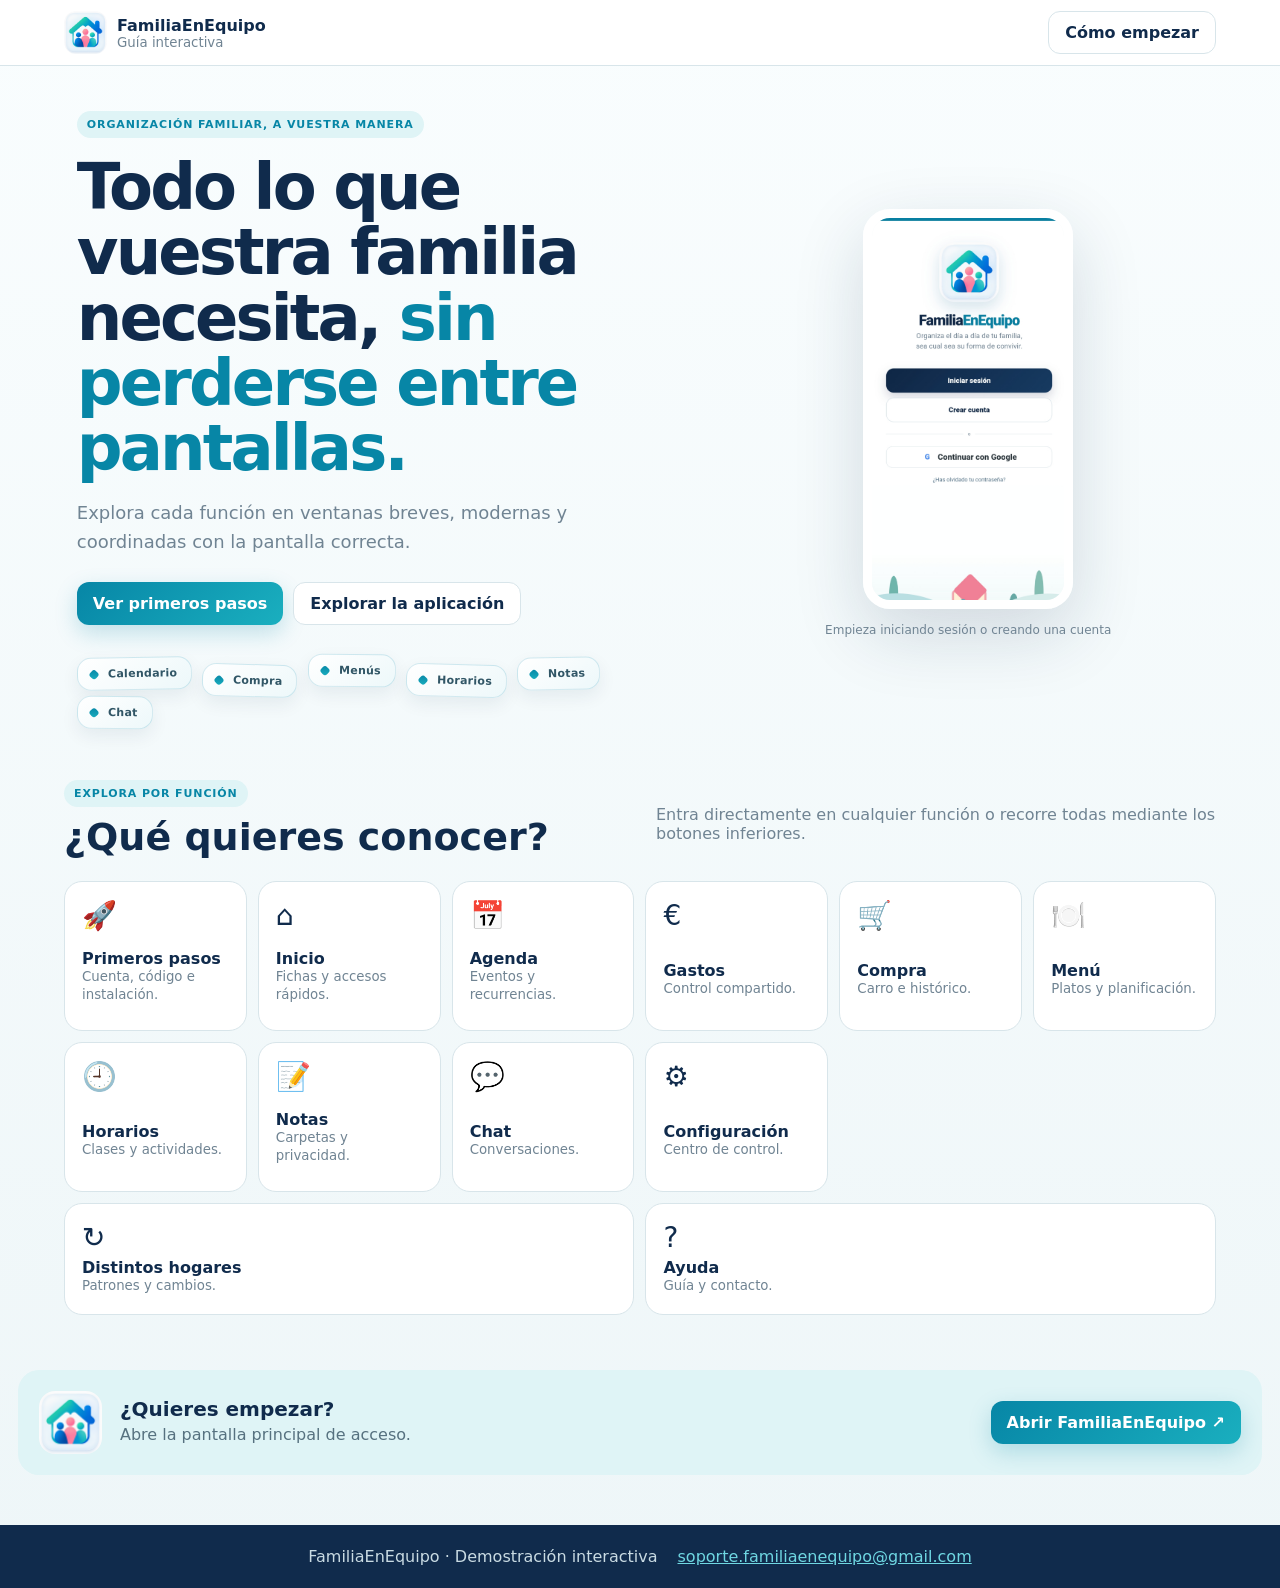
<file: web/index.html>
<!doctype html><html lang="es"><head><meta charset="utf-8"><meta name="viewport" content="width=device-width,initial-scale=1,maximum-scale=1,viewport-fit=cover"><title>FamiliaEnEquipo · Guía interactiva</title><link rel="stylesheet" href="styles.css?v=3.6"></head><body>
<header><div class="brand"><img src="images/icon-512.png"><span><b>FamiliaEnEquipo</b><small>Guía interactiva</small></span></div><button class="outline" data-open="start">Cómo empezar</button></header>
<main><section class="hero"><div><span class="tag">Organización familiar, a vuestra manera</span><h1>Todo lo que vuestra familia necesita, <em>sin perderse entre pantallas.</em></h1><p>Explora cada función en ventanas breves, modernas y coordinadas con la pantalla correcta.</p><div class="actions"><button class="primary" data-open="start">Ver primeros pasos</button><button class="outline" data-open="inicio">Explorar la aplicación</button></div><div class="pills"><span>Calendario</span><span>Compra</span><span>Menús</span><span>Horarios</span><span>Notas</span><span>Chat</span></div></div><figure><img src="images/AISelect_20261105_124307_Chrome.jpg"><figcaption>Empieza iniciando sesión o creando una cuenta</figcaption></figure></section>
<section class="launcher"><div class="intro"><div><span class="tag">Explora por función</span><h2>¿Qué quieres conocer?</h2></div><p>Entra directamente en cualquier función o recorre todas mediante los botones inferiores.</p></div><div class="grid" id="grid"></div></section>
<section class="cta"><img src="images/icon-512.png"><div><b>¿Quieres empezar?</b><p>Abre la pantalla principal de acceso.</p></div><a class="primary" href="https://oscarsnchez-blip.github.io/FamiliaEnEquipo/" target="_blank" rel="noopener">Abrir FamiliaEnEquipo ↗</a></section></main>
<footer><span>FamiliaEnEquipo · Demostración interactiva</span><a href="mailto:soporte.familiaenequipo@gmail.com">soporte.familiaenequipo@gmail.com</a></footer>
<div class="modal" id="modal" hidden><div class="backdrop" data-close></div><section class="panel"><div class="panelHead"><button class="back" data-close>← <span>Inicio</span></button><span id="mIcon"></span><div><small id="mKicker"></small><h2 id="mTitle"></h2></div><button class="x" data-close>×</button></div><div class="panelBody"><nav id="tabs"></nav><div class="content"><div class="copy"><p id="lead"></p><div id="details"></div><div class="moduleNav">
<button class="moduleSide previous" id="prevModule" aria-label="Función anterior"><span class="moduleChevron">‹</span><span class="moduleNavText"><small>Anterior</small><b id="prevModuleName"></b></span></button>
<span class="modulePosition" id="modulePosition"></span>
<button class="moduleSide next" id="nextModule" aria-label="Siguiente función"><span class="moduleNavText"><small>Siguiente</small><b id="nextModuleName"></b></span><span class="moduleChevron">›</span></button>
</div></div><figure><img id="screen"><button id="expand">↗ Ampliar</button></figure></div></div></section></div>
<div class="lightbox" id="lightbox" hidden><button>×</button><img></div><script src="app.js?v=3.6"></script></body></html>
</file>
<file: web/styles.css>
:root{--ink:#102b4c;--muted:#708493;--p:#0786a6;--p2:#1aafbf;--soft:#edf6f8;--line:#d8e5ea;--shadow:0 24px 70px #102b4c29}*{box-sizing:border-box}body{margin:0;font-family:Inter,system-ui,-apple-system,"Segoe UI",sans-serif;color:var(--ink);background:linear-gradient(#f9fdfe,#eef6f8)}button,a{font:inherit}button{cursor:pointer}body>header{position:sticky;top:0;z-index:30;display:flex;align-items:center;padding:11px clamp(16px,5vw,70px);background:#ffffffed;backdrop-filter:blur(16px);border-bottom:1px solid var(--line)}.brand{display:flex;align-items:center;gap:10px;margin-right:auto}.brand img{width:43px;border-radius:12px}.brand span{display:grid}.brand small{color:var(--muted)}.primary,.outline{display:inline-flex;align-items:center;justify-content:center;min-height:43px;padding:9px 16px;border-radius:12px;font-weight:850;text-decoration:none}.primary{border:0;color:#fff;background:linear-gradient(135deg,var(--p),var(--p2));box-shadow:0 8px 22px #0786a639}.outline{border:1px solid var(--line);color:var(--ink);background:#fff}.hero{min-height:510px;display:grid;grid-template-columns:minmax(0,1fr) minmax(320px,470px);align-items:center;gap:55px;padding:45px clamp(22px,6vw,90px) 25px}.tag{display:inline-flex;padding:7px 10px;border-radius:99px;background:#dff4f6;color:var(--p);font-size:11px;font-weight:900;text-transform:uppercase;letter-spacing:.08em}.hero h1{max-width:760px;margin:17px 0;font-size:clamp(42px,5vw,68px);line-height:1.02;letter-spacing:-.045em}.hero em{font-style:normal;color:var(--p)}.hero p{max-width:680px;color:var(--muted);font-size:18px;line-height:1.6}.actions{display:flex;gap:10px;margin:25px 0}.pills{display:flex;flex-wrap:nowrap;gap:7px;overflow-x:auto;scrollbar-width:none}.pills span{flex:0 0 auto;padding:7px 10px;border:1px solid var(--line);border-radius:99px;background:#fff;color:#56717f;font-size:12px;font-weight:750}.hero figure{margin:0;text-align:center}.hero figure img{max-width:100%;max-height:400px;border:9px solid #fff;border-radius:27px;box-shadow:var(--shadow)}figcaption{margin-top:10px;color:var(--muted);font-size:12px}.launcher{padding:20px clamp(18px,5vw,70px) 55px}.intro{display:flex;align-items:end;gap:40px;margin-bottom:22px}.intro>div{margin-right:auto}.intro h2{margin:8px 0 0;font-size:38px}.intro p{max-width:560px;color:var(--muted)}.grid{display:grid;grid-template-columns:repeat(6,1fr);gap:11px}.card{display:grid;min-height:150px;padding:17px;border:1px solid var(--line);border-radius:18px;background:#fff;color:var(--ink);text-align:left;transition:.2s}.card:hover{transform:translateY(-5px);border-color:#9dd9e1;box-shadow:0 15px 36px #102b4c18}.card i{font-style:normal;font-size:28px}.card b{align-self:end}.card small{color:var(--muted);line-height:1.35}.card.wide{grid-column:span 3;min-height:112px}.cta{display:flex;align-items:center;gap:18px;margin:0 clamp(18px,5vw,70px) 50px;padding:21px;border-radius:21px;background:#dff4f6}.cta img{width:63px;border-radius:16px}.cta div{margin-right:auto}.cta b{font-size:20px}.cta p{margin:4px 0;color:#56717f}footer{display:flex;gap:20px;padding:22px clamp(18px,5vw,70px);background:var(--ink);color:#c9dbe3}footer span{margin-right:auto}footer a{color:#6fd7e2}.modal{position:fixed;inset:0;z-index:100}.modal[hidden],.lightbox[hidden]{display:none}.backdrop{position:absolute;inset:0;background:#081927bb;backdrop-filter:blur(8px)}.panel{position:absolute;inset:4vh 4vw;display:grid;grid-template-rows:auto 1fr;overflow:hidden;border-radius:27px;background:#f7fbfc;box-shadow:0 30px 90px #0005}.panelHead{display:flex;align-items:center;gap:11px;padding:15px 20px;background:#fff;border-bottom:1px solid var(--line)}.panelHead>span{display:grid;width:44px;height:44px;place-items:center;border-radius:13px;background:#dff4f6;font-size:24px}.panelHead>div{margin-right:auto}.panelHead small{color:var(--p);font-weight:900;text-transform:uppercase}.panelHead h2{margin:1px 0 0}.back{padding:8px 10px;border:1px solid var(--line);border-radius:10px;background:var(--soft);font-weight:850}.x{border:0;background:none;font-size:34px}.panelBody{display:grid;grid-template-columns:210px 1fr;min-height:0}.panelBody>nav{display:grid;align-content:start;gap:6px;padding:17px;background:#eaf3f6;border-right:1px solid var(--line);overflow:auto}.panelBody>nav button{padding:12px;border:0;border-radius:11px;background:transparent;color:#607986;font-weight:800;text-align:left}.panelBody>nav button.active{background:#fff;color:var(--p);box-shadow:0 8px 22px #102b4c14}.content{display:grid;grid-template-columns:minmax(290px,.85fr) minmax(340px,1.15fr);gap:25px;padding:27px;overflow:auto}.copy{align-self:center}.copy>p{color:var(--muted);font-size:18px;line-height:1.55}.detail{display:grid;grid-template-columns:31px 1fr;gap:10px;margin:10px 0;padding:12px;border:1px solid var(--line);border-radius:13px;background:#fff}.detail span{display:grid;width:29px;height:29px;place-items:center;border-radius:9px;background:#dff4f6;color:var(--p);font-weight:900}.moduleNav{display:grid;grid-template-columns:1fr auto 1fr;align-items:center;gap:8px;margin-top:22px;padding-top:16px;border-top:1px solid var(--line)}.moduleNav #nextModule{justify-self:end}.moduleNav>span{color:var(--muted);font-size:12px;font-weight:800}.content figure{position:relative;display:grid;place-items:center;margin:0;padding:18px;border-radius:22px;background:linear-gradient(145deg,#e8f4f6,#fff)}.content figure img{max-width:100%;max-height:70vh;border:7px solid #fff;border-radius:21px;box-shadow:0 18px 48px #102b4c22;object-fit:contain}.content figure button{position:absolute;right:14px;bottom:14px;padding:8px 10px;border:0;border-radius:10px;background:var(--ink);color:#fff;font-weight:800}.lightbox{position:fixed;inset:0;z-index:150;display:grid;place-items:center;padding:25px;background:#05121dea}.lightbox button{position:absolute;right:22px;top:12px;border:0;background:none;color:#fff;font-size:40px}.lightbox img{max-width:96vw;max-height:94vh;border-radius:18px}@media(max-width:1100px){.grid{grid-template-columns:repeat(4,1fr)}.card.wide{grid-column:span 2}}@media(max-width:820px){.hero{grid-template-columns:1fr;text-align:center}.actions{justify-content:center}.intro{display:block}.grid{grid-template-columns:repeat(3,1fr)}.panel{inset:2vh 2vw}.panelBody{grid-template-columns:1fr}.panelBody>nav{display:flex;border-right:0;border-bottom:1px solid var(--line)}.panelBody>nav button{min-width:max-content}.content{grid-template-columns:1fr 1fr}.cta{flex-wrap:wrap}}@media(max-width:600px){body>header .outline{display:none}.hero{padding:35px 15px 20px}.hero h1{font-size:40px}.hero p{font-size:16px}.actions{display:grid}.launcher{padding:20px 13px 42px}.grid{grid-template-columns:1fr 1fr}.card,.card.wide{grid-column:auto;min-height:140px}.card.wide:last-child{grid-column:span 2}.panel{inset:0;border-radius:0}.panelHead{padding:10px}.back span{display:none}.panelBody>nav{padding:8px}.content{grid-template-columns:1fr;padding:14px}.copy{order:2}.content figure{order:1;min-height:260px}.content figure img{max-height:42vh}.moduleNav{grid-template-columns:1fr 1fr}.moduleNav>span{display:none}.moduleNav button{font-size:12px}.cta{margin:0 13px 35px}.cta .primary{width:100%}footer{display:grid;padding:18px 15px}}

/* v2.4: modal compacto conservando la jerarquía visual original */
.panel{inset:2.5vh 3vw!important;grid-template-rows:auto 1fr!important}
.panelHead{padding:11px 18px!important;gap:11px!important}
.panelHead>span{width:41px!important;height:41px!important;font-size:23px!important}
.panelHead small{font-size:11px!important;letter-spacing:.08em!important}
.panelHead h2{margin:1px 0 0!important;font-size:clamp(23px,3vw,34px)!important;line-height:1.08!important;letter-spacing:-.02em!important}
.back{min-width:84px!important;padding:8px 11px!important;border-radius:11px!important}
.x{font-size:32px!important}
.panelBody{grid-template-columns:190px minmax(0,1fr)!important}
.panelBody>nav{padding:12px!important;gap:5px!important}
.panelBody>nav button{padding:10px 11px!important}
.content{grid-template-columns:minmax(285px,.88fr) minmax(340px,1.12fr)!important;gap:20px!important;padding:17px 20px 92px!important}
.copy>p{margin:0 0 13px!important;font-size:17px!important;line-height:1.48!important}
.detail{grid-template-columns:30px minmax(0,1fr)!important;gap:9px!important;margin:8px 0!important;padding:10px!important}
.detail span{width:28px!important;height:28px!important}
.detail b{font-size:14px!important;line-height:1.35!important}
.content figure{padding:12px!important;border-radius:20px!important}
.content figure img{max-height:59vh!important;border-width:6px!important;border-radius:20px!important}
.moduleNav{position:absolute!important;left:190px!important;right:0!important;bottom:0!important;z-index:8!important;display:grid!important;grid-template-columns:minmax(0,1fr) auto minmax(0,1fr)!important;align-items:center!important;gap:12px!important;margin:0!important;padding:10px 20px!important;border-top:1px solid var(--line)!important;background:rgba(255,255,255,.97)!important;backdrop-filter:blur(12px)!important}
.moduleSide{display:flex!important;align-items:center!important;gap:10px!important;width:min(100%,270px)!important;min-height:58px!important;padding:8px 13px!important;border:1px solid var(--line)!important;border-radius:18px!important;background:#fff!important;color:var(--ink)!important;box-shadow:0 8px 22px rgba(16,43,76,.08)!important}
.moduleSide.previous{justify-self:start!important;text-align:left!important}
.moduleSide.next{justify-self:end!important;justify-content:flex-end!important;text-align:right!important}
.moduleChevron{display:grid!important;width:39px!important;height:39px!important;min-width:39px!important;place-items:center!important;border-radius:13px!important;background:linear-gradient(135deg,var(--p),var(--p2))!important;color:#fff!important;font-size:31px!important;line-height:1!important;font-weight:500!important}
.moduleNavText{display:grid!important;min-width:0!important;line-height:1.1!important}
.moduleNavText small{color:var(--muted)!important;font-size:10px!important;font-weight:800!important;text-transform:uppercase!important;letter-spacing:.08em!important}
.moduleNavText b{margin-top:3px!important;overflow:hidden!important;color:var(--ink)!important;font-size:14px!important;white-space:nowrap!important;text-overflow:ellipsis!important}
.modulePosition{padding:7px 10px!important;border-radius:999px!important;background:var(--soft)!important;color:var(--muted)!important;font-size:11px!important;font-weight:900!important;white-space:nowrap!important}
@media(max-width:820px){.moduleNav{left:0!important}.content{padding-bottom:94px!important}}
@media(max-width:600px){
.panel{inset:0!important;border-radius:0!important}.panelHead{padding:8px 10px!important}.panelHead>span{width:36px!important;height:36px!important}.panelHead h2{font-size:23px!important}.panelHead small{font-size:9px!important}.back{min-width:40px!important;width:40px!important;height:40px!important;padding:0!important}.back span{display:none!important}.panelBody{grid-template-columns:1fr!important}.panelBody>nav{display:flex!important;padding:7px 9px!important;overflow-x:auto!important}.panelBody>nav button{min-width:max-content!important;padding:8px 11px!important}.content{grid-template-columns:1fr!important;padding:9px 11px 86px!important}.copy{order:2!important}.copy>p{font-size:15px!important}.detail{padding:7px 8px!important;margin:5px 0!important}.content figure{order:1!important;min-height:220px!important;padding:8px!important}.content figure img{max-height:39vh!important}.moduleNav{grid-template-columns:minmax(0,1fr) auto minmax(0,1fr)!important;padding:7px 9px!important;gap:7px!important}.moduleSide{min-height:52px!important;padding:6px 8px!important;border-radius:15px!important}.moduleChevron{width:36px!important;height:36px!important;min-width:36px!important;border-radius:11px!important;font-size:28px!important}.moduleNavText small{font-size:8px!important}.moduleNavText b{font-size:11px!important}.modulePosition{padding:6px 8px!important;font-size:9px!important}}

/* v2.5: navegacion inferior alineada con los dos laterales */
.moduleNav{
  display:flex!important;
  grid-template-columns:none!important;
  justify-content:space-between!important;
  align-items:center!important;
}
.moduleNav .moduleSide{
  flex:0 1 270px!important;
  width:auto!important;
  max-width:270px!important;
}
.moduleNav .moduleSide.previous{
  margin-right:auto!important;
}
.moduleNav .moduleSide.next{
  margin-left:auto!important;
}
.moduleNav .modulePosition{
  position:absolute!important;
  left:50%!important;
  transform:translateX(-50%)!important;
}
@media(max-width:600px){
  .moduleNav{
    display:flex!important;
    grid-template-columns:none!important;
  }
  .moduleNav .moduleSide{
    flex:0 1 calc(50% - 26px)!important;
    width:auto!important;
    max-width:none!important;
  }
  .moduleNav .moduleSide.previous{
    justify-content:flex-start!important;
  }
  .moduleNav .moduleSide.next{
    justify-content:flex-end!important;
  }
}
/* v2.6: mobile fit, centered layout, modern feature chips, draggable tabs */
html,body{width:100%;max-width:100%;overflow-x:hidden}body>header,main,footer{width:100%;margin-left:auto;margin-right:auto}.hero,.launcher{width:min(100%,1440px);margin-left:auto;margin-right:auto}.cta{width:min(calc(100% - 36px),1300px);margin-left:auto!important;margin-right:auto!important}footer{justify-content:center}footer span{margin-right:0}.pills{display:flex;flex-wrap:wrap;align-items:center;gap:9px 10px;overflow:visible;padding:7px 0 3px}.pills span{position:relative;padding:9px 14px 9px 30px;border:1px solid rgba(7,134,166,.16);border-radius:14px;background:linear-gradient(145deg,#fff,#edf8fa);color:#315666;font-size:11px;font-weight:850;letter-spacing:.025em;box-shadow:0 7px 18px rgba(16,43,76,.07);transform:rotate(-1deg)}.pills span:nth-child(even){transform:translateY(7px) rotate(1.5deg)}.pills span:nth-child(3n){transform:translateY(-3px) rotate(.7deg)}.pills span:before{content:'';position:absolute;left:12px;top:50%;width:8px;height:8px;border-radius:3px;background:linear-gradient(135deg,var(--p),var(--p2));transform:translateY(-50%) rotate(45deg)}.panelBody>nav{scroll-behavior:smooth;scrollbar-width:none;overscroll-behavior-x:contain;touch-action:pan-y;cursor:grab;user-select:none}.panelBody>nav:active{cursor:grabbing}.panelBody>nav::-webkit-scrollbar{display:none}
@media(max-width:820px){.panelBody>nav{overflow-x:auto!important;overflow-y:hidden!important;display:flex!important;flex-wrap:nowrap!important;scroll-snap-type:x proximity!important;-webkit-overflow-scrolling:touch}.panelBody>nav button{scroll-snap-align:center!important;flex:0 0 auto!important}.hero,.launcher{text-align:center}.launcher .intro{max-width:760px;margin-left:auto;margin-right:auto}.intro>div{margin-right:0}.intro p{margin-left:auto;margin-right:auto}.grid{text-align:left}}
@media(max-width:600px){body>header{max-width:100vw;padding-left:13px;padding-right:13px}.brand{min-width:0}.brand span{min-width:0}.brand b{font-size:14px}.hero{max-width:100vw;padding-left:14px!important;padding-right:14px!important}.hero>div,.hero figure,.launcher,.grid,.cta,footer{max-width:100%}.hero h1{font-size:clamp(34px,10vw,40px)!important;overflow-wrap:anywhere}.pills{justify-content:center;gap:7px 8px;padding:8px 3px 12px}.pills span{padding:8px 11px 8px 27px;font-size:10px}.pills span:before{left:10px}.launcher{padding-left:13px!important;padding-right:13px!important}.intro{text-align:center}.grid{width:100%}.card{min-width:0}.cta{text-align:center;justify-content:center}.cta div{margin-right:0;flex:1 1 180px}footer{text-align:center;justify-items:center}.panelBody>nav{touch-action:pan-x!important}}
/* v2.9: conservar el diseño v2.6 y mostrar las opciones en una sola fila desplazable */
.panelBody>nav{display:flex!important;flex-wrap:nowrap!important;overflow-x:auto!important;overflow-y:hidden!important;width:100%!important;max-width:100%!important;-webkit-overflow-scrolling:touch!important;overscroll-behavior-x:contain!important;touch-action:pan-x!important;scroll-snap-type:x proximity!important;scrollbar-width:none!important}
.panelBody>nav::-webkit-scrollbar{display:none!important}
.panelBody>nav button{flex:0 0 auto!important;scroll-snap-align:start!important}
/* v3.0: carrusel estable de pasos, pestaña activa sincronizada y final de alta */
.panelBody>nav{min-height:62px!important;align-items:center!important;scroll-behavior:smooth!important}
.panelBody>nav button{box-sizing:border-box!important;min-width:132px!important;max-width:132px!important;white-space:nowrap!important;overflow:hidden!important;text-overflow:ellipsis!important}
.panelBody>nav button.active{min-width:132px!important;max-width:132px!important}
.panelBody .content{min-width:0!important}
.panelBody .copy{min-height:520px!important}
.panelBody figure{min-height:520px!important;display:flex!important;flex-direction:column!important;align-items:center!important;justify-content:center!important}
.panelBody figure img{width:100%!important;height:430px!important;object-fit:contain!important}
@media(max-width:820px){.panelBody .copy{min-height:440px!important}.panelBody figure{min-height:440px!important}.panelBody figure img{height:350px!important}}
@media(max-width:600px){.panelBody>nav{min-height:58px!important}.panelBody>nav button,.panelBody>nav button.active{min-width:124px!important;max-width:124px!important}.panelBody .copy{min-height:420px!important}.panelBody figure{min-height:410px!important}.panelBody figure img{height:330px!important}}
/* v3.1: compactar el modal sin alterar el carrusel ni el diseño general */
.panelBody>nav{min-height:50px!important;padding-top:6px!important;padding-bottom:6px!important;gap:6px!important}
.panelBody>nav button,.panelBody>nav button.active{min-width:0!important;max-width:none!important;width:auto!important;padding:8px 11px!important;font-size:11px!important;overflow:visible!important;text-overflow:clip!important}
.panelBody .copy{min-height:0!important}
.panelBody figure{min-height:0!important;justify-content:flex-start!important}
.panelBody figure img{height:auto!important;max-height:390px!important;object-fit:contain!important}
@media(max-width:820px){.panelBody .copy{min-height:0!important}.panelBody figure{min-height:0!important}.panelBody figure img{height:auto!important;max-height:330px!important}}
@media(max-width:600px){.panelBody>nav{min-height:48px!important;padding:5px 8px!important}.panelBody>nav button,.panelBody>nav button.active{min-width:0!important;max-width:none!important;width:auto!important;padding:7px 10px!important;font-size:10px!important}.panelBody .content{gap:10px!important;padding-top:10px!important}.panelBody .copy{min-height:0!important}.panelBody figure{min-height:0!important;margin-top:0!important;margin-bottom:0!important}.panelBody figure img{height:auto!important;max-height:285px!important}.panelBody figure #expand{margin-top:6px!important}.copy>p{margin-top:4px!important;margin-bottom:10px!important}.detail{padding-top:8px!important;padding-bottom:8px!important}.moduleNav{margin-top:10px!important}}
/* v3.2: equilibrio movil entre pestañas y separación foto/texto */
.panelBody>nav{min-height:54px!important;padding-top:7px!important;padding-bottom:7px!important;gap:7px!important}
.panelBody>nav button,.panelBody>nav button.active{min-width:110px!important;max-width:none!important;width:auto!important;padding:9px 13px!important;font-size:12px!important;line-height:1.15!important}
.panelBody figure{margin-bottom:14px!important}
.copy>p{position:relative!important;z-index:2!important;margin-top:14px!important;padding-top:4px!important}
@media(max-width:600px){.panelBody>nav{min-height:54px!important;padding:7px 9px!important;gap:7px!important}.panelBody>nav button,.panelBody>nav button.active{min-width:108px!important;max-width:none!important;width:auto!important;padding:9px 12px!important;font-size:11px!important}.panelBody figure{margin-bottom:18px!important}.panelBody figure img{max-height:285px!important}.copy>p{margin-top:18px!important;padding-top:5px!important}}
/* v3.3: pantalla final de alta dentro del recorrido */
.signupMode .panelBody>nav{display:none!important}.signupMode .panelBody{display:block!important}.signupMode .content{display:block!important;padding:26px 18px 34px!important}.signupFinal{max-width:620px;margin:0 auto;text-align:center;padding:28px 20px;border:1px solid var(--line);border-radius:24px;background:linear-gradient(145deg,#fff,#f2fafb);box-shadow:0 18px 46px rgba(16,43,76,.10)}.signupFinal img{width:94px;height:94px;border-radius:23px;box-shadow:0 12px 30px rgba(16,43,76,.14)}.signupFinal h3{margin:18px 0 8px;font-size:clamp(24px,5vw,34px);color:var(--ink)}.signupFinal p{max-width:470px;margin:0 auto 22px;color:var(--muted);line-height:1.55}.signupFinal .primary{min-width:220px}
@media(max-width:600px){.signupMode .content{padding:18px 13px 24px!important}.signupFinal{padding:24px 15px;border-radius:20px}.signupFinal img{width:82px;height:82px}.signupFinal .primary{width:100%;min-width:0}}
/* v3.5: separación segura foto/texto, detalles compactos y centrado vertical */
.panelBody>nav button,.panelBody>nav button.active{display:inline-flex!important;align-items:center!important;justify-content:center!important;text-align:center!important;min-height:40px!important;padding:8px 14px!important;line-height:1.15!important}
.copy>p{clear:both!important;margin-top:26px!important;padding-top:8px!important;line-height:1.45!important}
#details{display:grid!important;gap:7px!important}.detail{min-height:54px!important;padding:7px 12px!important;display:flex!important;align-items:center!important}.detail span{flex:0 0 auto!important;align-self:center!important}.detail b{width:100%!important;display:flex!important;align-items:center!important;justify-content:flex-start!important;min-height:36px!important;line-height:1.25!important}
@media(max-width:600px){.panelBody>nav button,.panelBody>nav button.active{min-height:42px!important;padding:9px 14px!important;font-size:12px!important;line-height:1.1!important}.panelBody figure{margin-bottom:26px!important}.copy>p{margin-top:30px!important;padding-top:10px!important}.detail{min-height:50px!important;padding:6px 10px!important}.detail b{min-height:34px!important;line-height:1.2!important}}
/* v3.6: compactar detalles y separar definitivamente el texto de la captura */
#details{gap:4px!important}
.detail{min-height:44px!important;padding:4px 10px!important;border-radius:14px!important}
.detail span{width:34px!important;height:34px!important;min-width:34px!important;display:inline-flex!important;align-items:center!important;justify-content:center!important}
.detail b{min-height:30px!important;align-items:center!important;line-height:1.16!important}
.panelBody figure{padding-bottom:8px!important;margin-bottom:30px!important}
.copy>p{margin-top:34px!important;padding-top:8px!important}
@media(max-width:600px){#details{gap:4px!important}.detail{min-height:42px!important;padding:4px 9px!important;border-radius:13px!important}.detail span{width:32px!important;height:32px!important;min-width:32px!important}.detail b{min-height:28px!important;line-height:1.15!important}.panelBody figure{padding-bottom:10px!important;margin-bottom:34px!important}.copy>p{margin-top:38px!important;padding-top:8px!important}}
</file>
